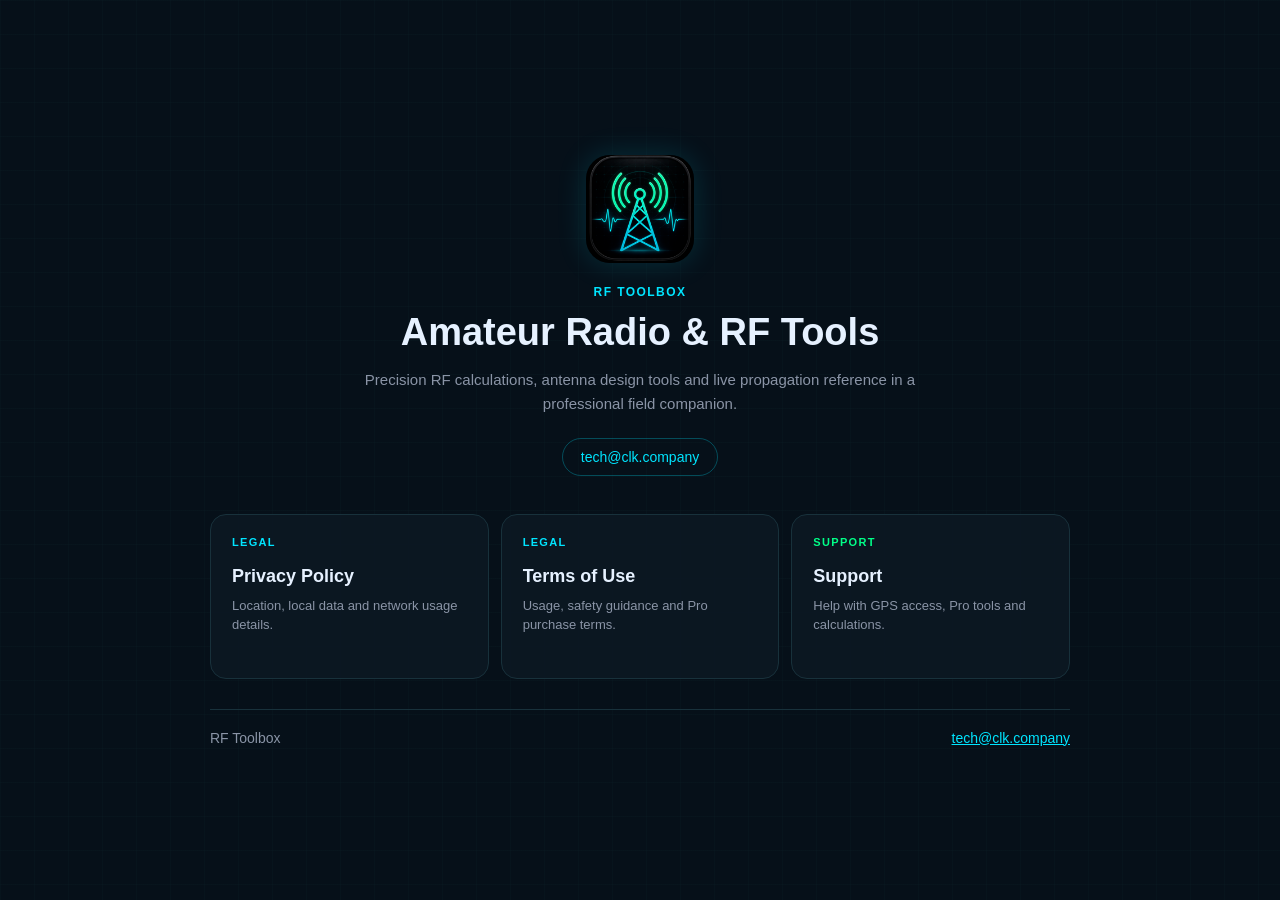
<file: index.html>
<!doctype html>
<html lang="en">
<head>
  <meta charset="utf-8">
  <meta name="viewport" content="width=device-width, initial-scale=1">
  <title>RF Toolbox - Amateur Radio &amp; RF Tools</title>
  <meta name="description" content="RF Toolbox support, privacy policy and terms of use.">
  <meta name="theme-color" content="#061019">
  <link rel="icon" type="image/png" href="favicon.png">
  <link rel="apple-touch-icon" href="icons/Icon-192.png">
  <link rel="stylesheet" href="legal.css">
</head>
<body class="landing">
  <main class="landing-shell">
    <header class="hero">
      <img class="app-icon" src="icons/Icon-192.png" alt="RF Toolbox icon">
      <div class="brand">RF TOOLBOX</div>
      <h1>Amateur Radio &amp; RF Tools</h1>
      <p class="hero-copy">Precision RF calculations, antenna design tools and live propagation reference in a professional field companion.</p>
      <a class="contact" href="mailto:tech@clk.company">tech@clk.company</a>
    </header>

    <nav class="link-grid" aria-label="Support and legal documents">
      <a class="landing-card" href="privacy-policy.html">
        <span class="card-label">LEGAL</span>
        <strong>Privacy Policy</strong>
        <span>Location, local data and network usage details.</span>
      </a>
      <a class="landing-card" href="terms-of-use.html">
        <span class="card-label">LEGAL</span>
        <strong>Terms of Use</strong>
        <span>Usage, safety guidance and Pro purchase terms.</span>
      </a>
      <a class="landing-card" href="support.html">
        <span class="card-label green">SUPPORT</span>
        <strong>Support</strong>
        <span>Help with GPS access, Pro tools and calculations.</span>
      </a>
    </nav>

    <footer class="landing-footer">
      <span>RF Toolbox</span>
      <a href="mailto:tech@clk.company">tech@clk.company</a>
    </footer>
  </main>
</body>
</html>
</file>
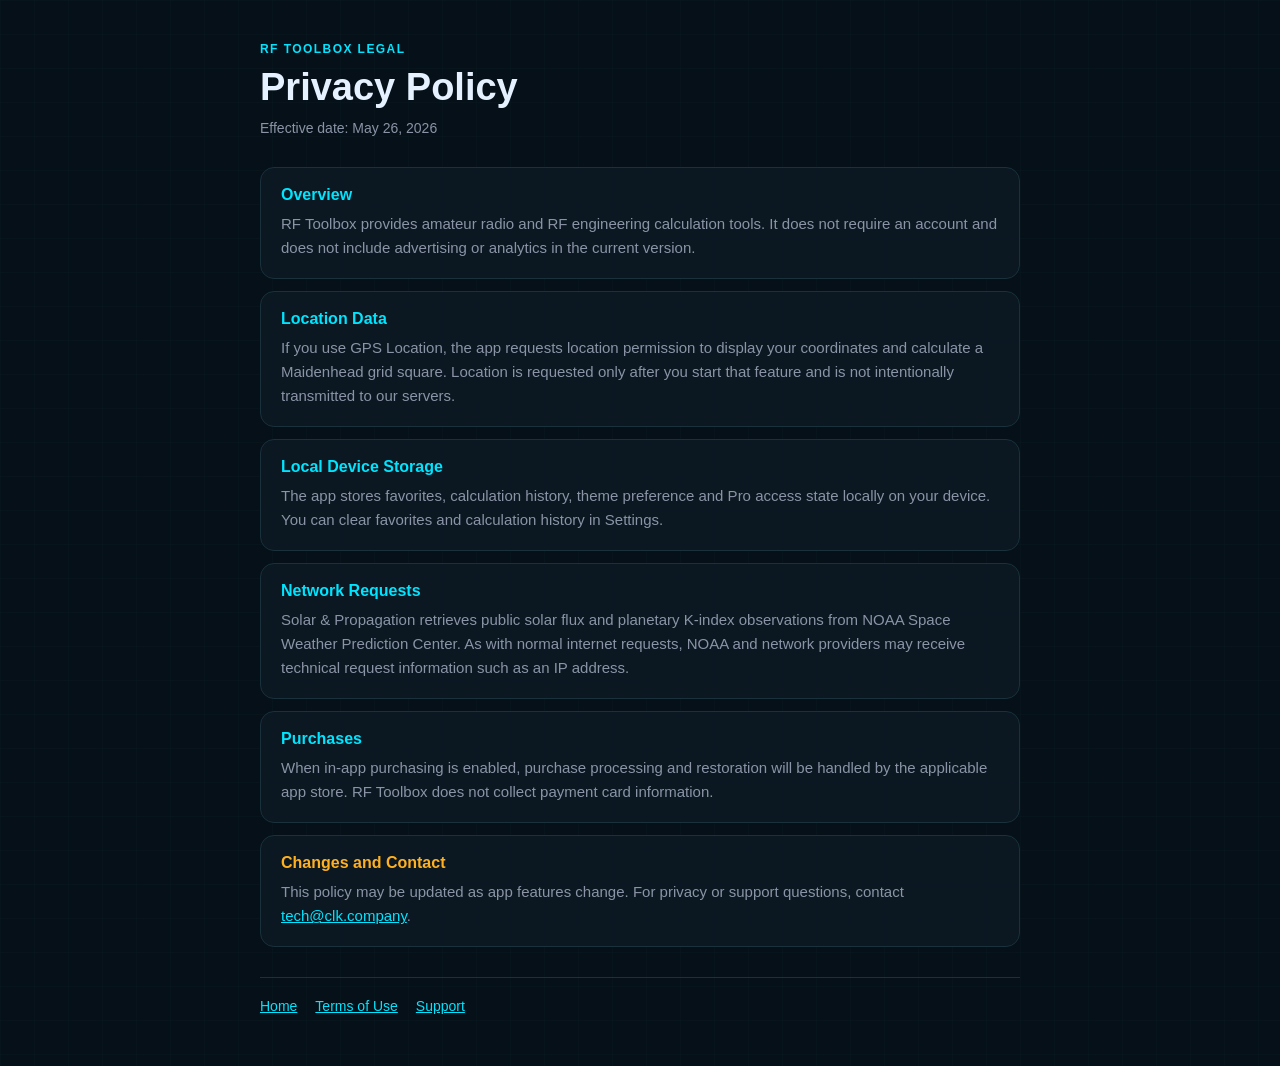
<file: privacy-policy.html>
<!doctype html>
<html lang="en">
<head>
  <meta charset="utf-8">
  <meta name="viewport" content="width=device-width, initial-scale=1">
  <title>Privacy Policy - RF Toolbox</title>
  <meta name="description" content="RF Toolbox Privacy Policy">
  <link rel="stylesheet" href="legal.css">
</head>
<body>
  <main>
    <div class="brand">RF TOOLBOX LEGAL</div>
    <h1>Privacy Policy</h1>
    <p class="effective">Effective date: May 26, 2026</p>
    <section>
      <h2>Overview</h2>
      <p>RF Toolbox provides amateur radio and RF engineering calculation tools. It does not require an account and does not include advertising or analytics in the current version.</p>
    </section>
    <section>
      <h2>Location Data</h2>
      <p>If you use GPS Location, the app requests location permission to display your coordinates and calculate a Maidenhead grid square. Location is requested only after you start that feature and is not intentionally transmitted to our servers.</p>
    </section>
    <section>
      <h2>Local Device Storage</h2>
      <p>The app stores favorites, calculation history, theme preference and Pro access state locally on your device. You can clear favorites and calculation history in Settings.</p>
    </section>
    <section>
      <h2>Network Requests</h2>
      <p>Solar &amp; Propagation retrieves public solar flux and planetary K-index observations from NOAA Space Weather Prediction Center. As with normal internet requests, NOAA and network providers may receive technical request information such as an IP address.</p>
    </section>
    <section>
      <h2>Purchases</h2>
      <p>When in-app purchasing is enabled, purchase processing and restoration will be handled by the applicable app store. RF Toolbox does not collect payment card information.</p>
    </section>
    <section class="notice">
      <h2>Changes and Contact</h2>
      <p>This policy may be updated as app features change. For privacy or support questions, contact <a href="mailto:tech@clk.company">tech@clk.company</a>.</p>
    </section>
    <footer>
      <a href="index.html">Home</a>
      <a href="terms-of-use.html">Terms of Use</a>
      <a href="support.html">Support</a>
    </footer>
  </main>
</body>
</html>
</file>
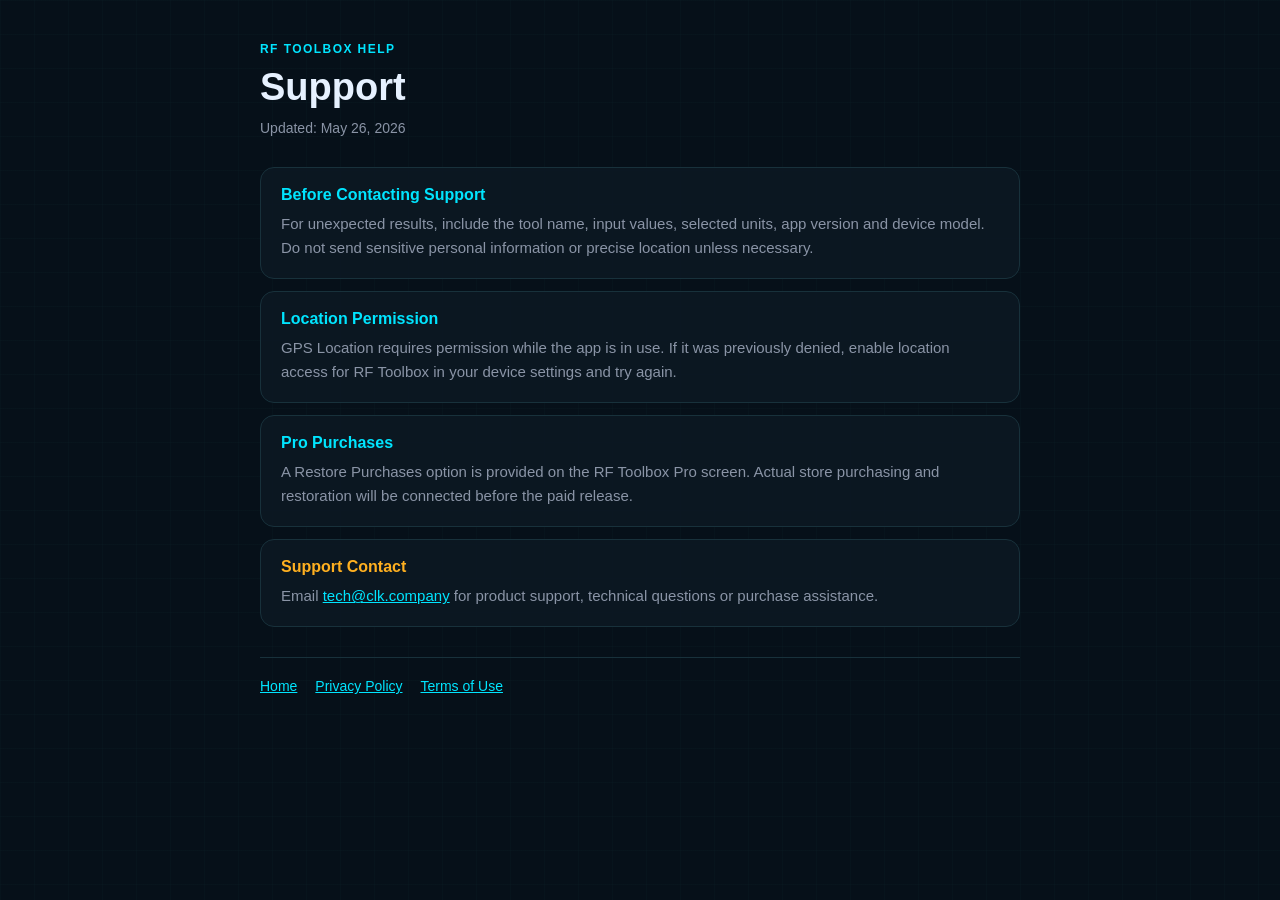
<file: support.html>
<!doctype html>
<html lang="en">
<head>
  <meta charset="utf-8">
  <meta name="viewport" content="width=device-width, initial-scale=1">
  <title>Support - RF Toolbox</title>
  <meta name="description" content="RF Toolbox Support">
  <link rel="stylesheet" href="legal.css">
</head>
<body>
  <main>
    <div class="brand">RF TOOLBOX HELP</div>
    <h1>Support</h1>
    <p class="effective">Updated: May 26, 2026</p>
    <section>
      <h2>Before Contacting Support</h2>
      <p>For unexpected results, include the tool name, input values, selected units, app version and device model. Do not send sensitive personal information or precise location unless necessary.</p>
    </section>
    <section>
      <h2>Location Permission</h2>
      <p>GPS Location requires permission while the app is in use. If it was previously denied, enable location access for RF Toolbox in your device settings and try again.</p>
    </section>
    <section>
      <h2>Pro Purchases</h2>
      <p>A Restore Purchases option is provided on the RF Toolbox Pro screen. Actual store purchasing and restoration will be connected before the paid release.</p>
    </section>
    <section class="notice">
      <h2>Support Contact</h2>
      <p>Email <a href="mailto:tech@clk.company">tech@clk.company</a> for product support, technical questions or purchase assistance.</p>
    </section>
    <footer>
      <a href="index.html">Home</a>
      <a href="privacy-policy.html">Privacy Policy</a>
      <a href="terms-of-use.html">Terms of Use</a>
    </footer>
  </main>
</body>
</html>
</file>
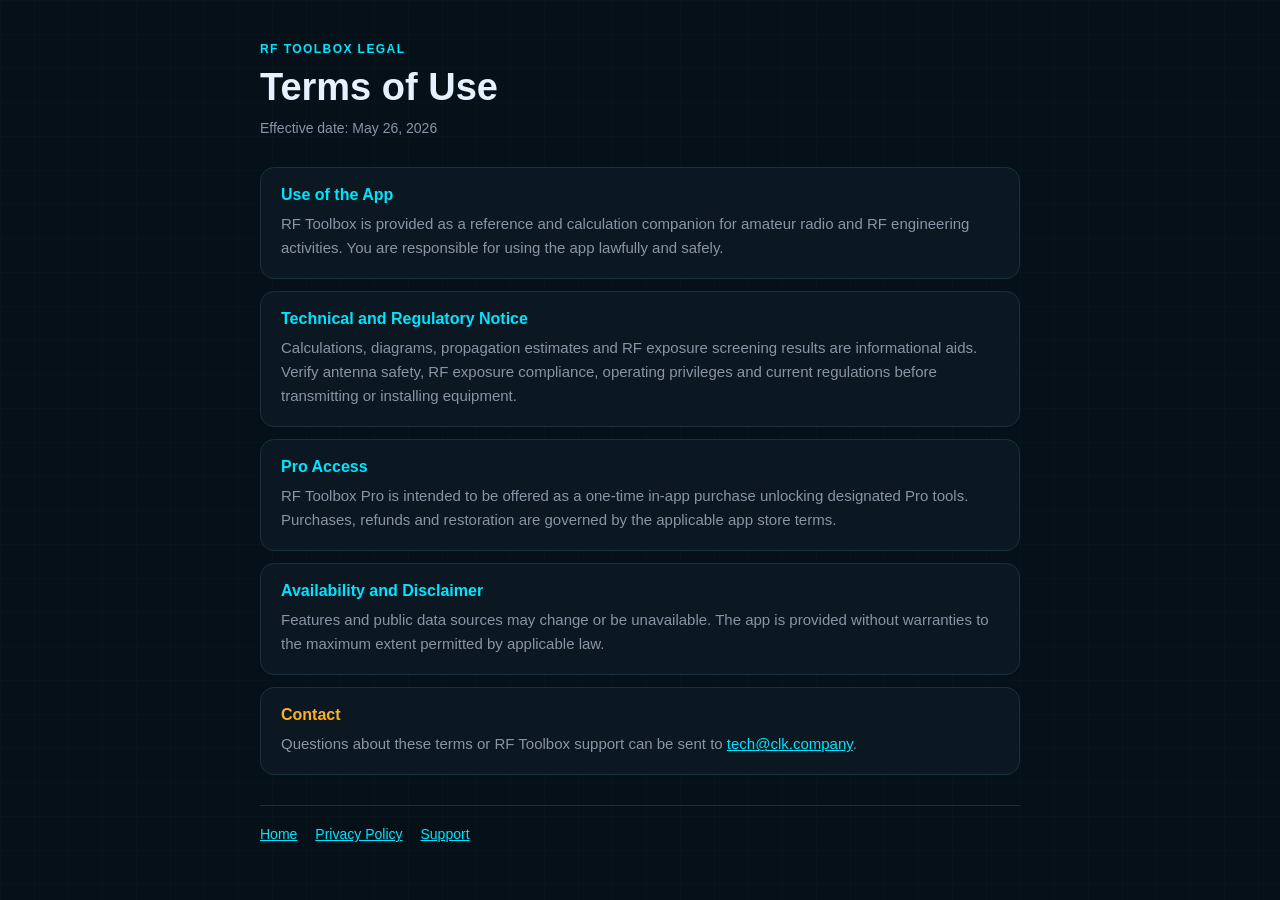
<file: terms-of-use.html>
<!doctype html>
<html lang="en">
<head>
  <meta charset="utf-8">
  <meta name="viewport" content="width=device-width, initial-scale=1">
  <title>Terms of Use - RF Toolbox</title>
  <meta name="description" content="RF Toolbox Terms of Use">
  <link rel="stylesheet" href="legal.css">
</head>
<body>
  <main>
    <div class="brand">RF TOOLBOX LEGAL</div>
    <h1>Terms of Use</h1>
    <p class="effective">Effective date: May 26, 2026</p>
    <section>
      <h2>Use of the App</h2>
      <p>RF Toolbox is provided as a reference and calculation companion for amateur radio and RF engineering activities. You are responsible for using the app lawfully and safely.</p>
    </section>
    <section>
      <h2>Technical and Regulatory Notice</h2>
      <p>Calculations, diagrams, propagation estimates and RF exposure screening results are informational aids. Verify antenna safety, RF exposure compliance, operating privileges and current regulations before transmitting or installing equipment.</p>
    </section>
    <section>
      <h2>Pro Access</h2>
      <p>RF Toolbox Pro is intended to be offered as a one-time in-app purchase unlocking designated Pro tools. Purchases, refunds and restoration are governed by the applicable app store terms.</p>
    </section>
    <section>
      <h2>Availability and Disclaimer</h2>
      <p>Features and public data sources may change or be unavailable. The app is provided without warranties to the maximum extent permitted by applicable law.</p>
    </section>
    <section class="notice">
      <h2>Contact</h2>
      <p>Questions about these terms or RF Toolbox support can be sent to <a href="mailto:tech@clk.company">tech@clk.company</a>.</p>
    </section>
    <footer>
      <a href="index.html">Home</a>
      <a href="privacy-policy.html">Privacy Policy</a>
      <a href="support.html">Support</a>
    </footer>
  </main>
</body>
</html>
</file>
<file: legal.css>
:root {
  --bg: #061019;
  --card: #0c1822;
  --border: #18313b;
  --cyan: #00e5ff;
  --green: #00ff88;
  --amber: #ffb020;
  --text: #e6f1ff;
  --muted: #8a94a6;
}

* { box-sizing: border-box; }

body {
  margin: 0;
  min-height: 100vh;
  background:
    linear-gradient(rgba(16, 43, 53, .14) 1px, transparent 1px),
    linear-gradient(90deg, rgba(16, 43, 53, .14) 1px, transparent 1px),
    var(--bg);
  background-size: 34px 34px;
  color: var(--text);
  font-family: -apple-system, BlinkMacSystemFont, "Segoe UI", Arial, sans-serif;
}

main {
  width: min(760px, calc(100% - 32px));
  margin: 0 auto;
  padding: 42px 0 52px;
}

a { color: var(--cyan); }

.brand {
  color: var(--cyan);
  font-size: 12px;
  font-weight: 700;
  letter-spacing: .12em;
}

h1 {
  font-size: clamp(30px, 5vw, 38px);
  margin: 10px 0 8px;
}

.effective {
  margin: 0 0 28px;
  color: var(--muted);
  font-size: 14px;
}

section {
  background: rgba(12, 24, 34, .94);
  border: 1px solid var(--border);
  border-radius: 14px;
  margin: 0 0 12px;
  padding: 18px 20px;
}

section h2 {
  color: var(--cyan);
  font-size: 16px;
  margin: 0 0 8px;
}

section.notice h2 { color: var(--amber); }

p {
  color: var(--muted);
  font-size: 15px;
  line-height: 1.6;
  margin: 0;
}

footer {
  border-top: 1px solid var(--border);
  display: flex;
  flex-wrap: wrap;
  gap: 18px;
  margin-top: 30px;
  padding-top: 20px;
  font-size: 14px;
}

.landing-shell {
  width: min(860px, calc(100% - 32px));
  min-height: 100vh;
  align-content: center;
  padding: 48px 0;
}

.hero {
  text-align: center;
  margin: 0 auto 38px;
  max-width: 650px;
}

.app-icon {
  display: block;
  width: 108px;
  height: 108px;
  border-radius: 24px;
  margin: 0 auto 22px;
  box-shadow: 0 0 30px rgba(0, 229, 255, .15);
}

.hero h1 {
  margin: 12px 0 14px;
}

.hero-copy {
  margin: 0 auto 22px;
  max-width: 590px;
}

.contact {
  border: 1px solid rgba(0, 229, 255, .28);
  border-radius: 999px;
  display: inline-flex;
  font-size: 14px;
  padding: 10px 18px;
  text-decoration: none;
}

.link-grid {
  display: grid;
  gap: 12px;
  grid-template-columns: repeat(3, 1fr);
}

.landing-card {
  background: rgba(12, 24, 34, .94);
  border: 1px solid var(--border);
  border-radius: 16px;
  min-height: 165px;
  padding: 21px;
  text-decoration: none;
  transition: border-color .2s ease, box-shadow .2s ease;
}

.landing-card:hover {
  border-color: rgba(0, 229, 255, .45);
  box-shadow: 0 0 22px rgba(0, 229, 255, .08);
}

.card-label {
  color: var(--cyan);
  display: block;
  font-size: 11px;
  font-weight: 700;
  letter-spacing: .12em;
  margin-bottom: 18px;
}

.card-label.green { color: var(--green); }

.landing-card strong {
  color: var(--text);
  display: block;
  font-size: 18px;
  margin-bottom: 9px;
}

.landing-card span:last-child {
  color: var(--muted);
  font-size: 13px;
  line-height: 1.5;
}

.landing-footer {
  justify-content: space-between;
  color: var(--muted);
}

@media (max-width: 700px) {
  .link-grid {
    grid-template-columns: 1fr;
  }

  .landing-card {
    min-height: auto;
  }
}
</file>
